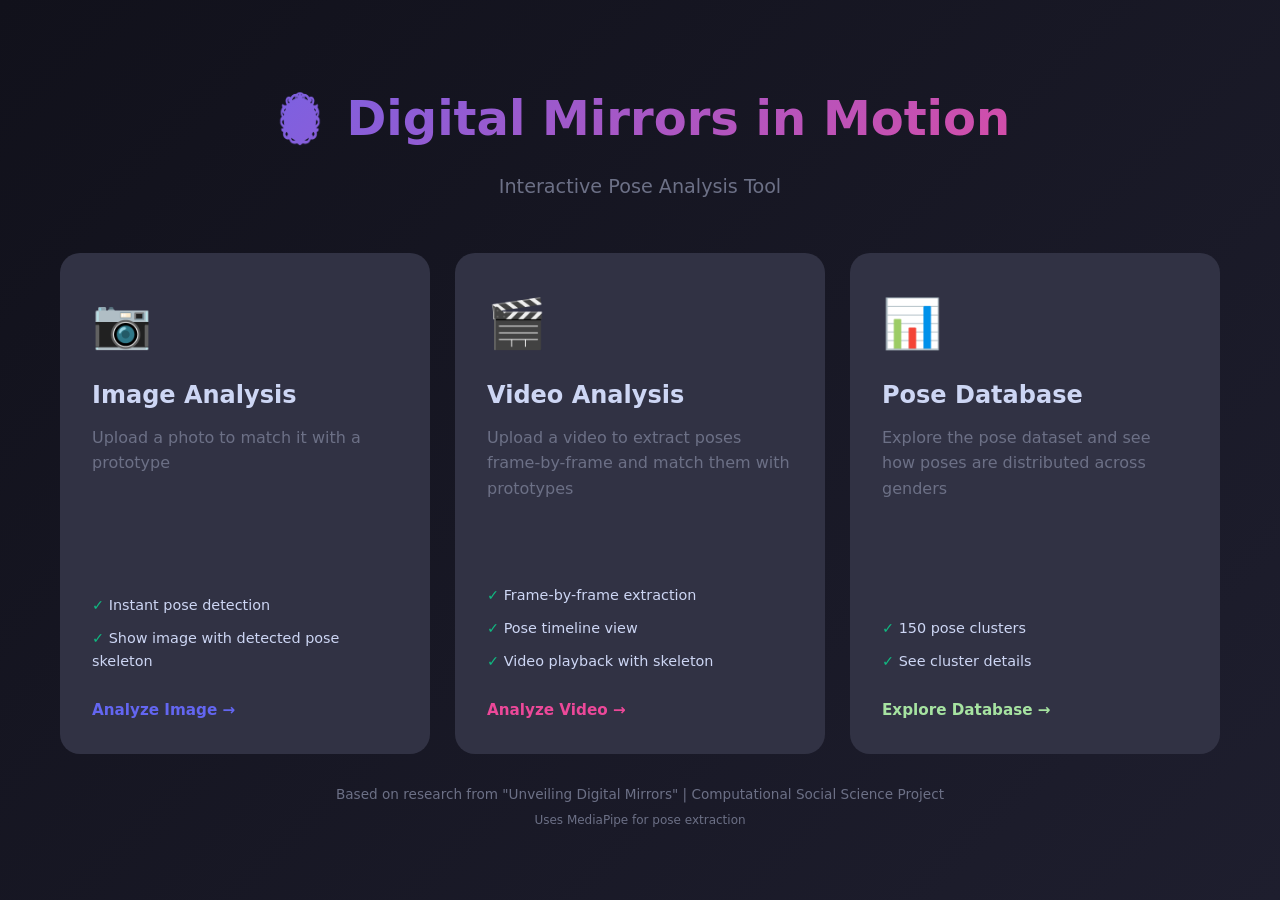
<file: frontend/index.html>
<!DOCTYPE html>
<!-- Landing page: links to Image, Video, and Pose Database tools -->
<html lang="en">
<head>
    <meta charset="UTF-8">
    <meta name="viewport" content="width=device-width, initial-scale=1.0">
    <title>Digital Mirrors in Motion - Pose Analysis Tool</title>
    <link rel="stylesheet" href="styles.css">
</head>
<body>
    <div class="landing-container">
        <header class="landing-header">
            <h1>🪞 Digital Mirrors in Motion</h1>
            <p class="subtitle">Interactive Pose Analysis Tool</p>
        </header>

        <div class="tool-cards">
            <a href="image.html" class="tool-card image-card">
                <div class="tool-icon">📷</div>
                <h2>Image Analysis</h2>
                <p>Upload a photo to match it with a prototype</p>
                <ul class="tool-features">
                    <li>Instant pose detection</li>
                    <li>Show image with detected pose skeleton</li>
                </ul>
                <span class="tool-cta">Analyze Image →</span>
            </a>

            <a href="video.html" class="tool-card video-card">
                <div class="tool-icon">🎬</div>
                <h2>Video Analysis</h2>
                <p>Upload a video to extract poses frame-by-frame and match them with prototypes</p>
                <ul class="tool-features">
                    <li>Frame-by-frame extraction</li>
                    <li>Pose timeline view</li>
                    <li>Video playback with skeleton</li>
                </ul>
                <span class="tool-cta">Analyze Video →</span>
            </a>

            <a href="patterns.html" class="tool-card database-card">
                <div class="tool-icon">📊</div>
                <h2>Pose Database</h2>
                <p>Explore the pose dataset and see how poses are distributed across genders</p>
                <ul class="tool-features">
                    <li>150 pose clusters</li>
                    <li>See cluster details</li>
                </ul>
                <span class="tool-cta">Explore Database →</span>
            </a>
        </div>

        <footer class="landing-footer">
            <p>Based on research from "Unveiling Digital Mirrors" | Computational Social Science Project</p>
            <p class="tech-note">Uses MediaPipe for pose extraction</p>
        </footer>
    </div>
</body>
</html>
</file>
<file: frontend/styles.css>
/* =============================================================================
   Digital Mirrors in Motion — Styles
   ============================================================================= */

:root {
    --primary: #6366f1;
    --primary-dark: #4f46e5;
    --secondary: #ec4899;
    --success: #10b981;
    --warning: #f59e0b;
    --danger: #ef4444;
    --dark: #1e1e2e;
    --darker: #11111b;
    --light: #cdd6f4;
    --muted: #6c7086;
    --surface: #313244;
    --surface-light: #45475a;

    /* Gender-associated colors (match pose-utils.js getGenderColor) */
    --male-color: #89b4fa;
    --female-color: #f5c2e7;
    --neutral-color: #a6e3a1;
}

* {
    margin: 0;
    padding: 0;
    box-sizing: border-box;
}

body {
    font-family: 'Segoe UI', system-ui, -apple-system, sans-serif;
    background: linear-gradient(135deg, var(--darker) 0%, var(--dark) 100%);
    color: var(--light);
    min-height: 100vh;
    line-height: 1.6;
}

/* =============================================================================
   LANDING PAGE
   ============================================================================= */

.landing-container {
    max-width: 1200px;
    margin: 0 auto;
    padding: 40px 20px;
    min-height: 100vh;
    display: flex;
    flex-direction: column;
}

.landing-header {
    text-align: center;
    padding: 40px 0 50px;
}

.landing-header h1 {
    font-size: 3rem;
    background: linear-gradient(135deg, var(--primary) 0%, var(--secondary) 100%);
    -webkit-background-clip: text;
    -webkit-text-fill-color: transparent;
    background-clip: text;
    margin-bottom: 15px;
}

.landing-header .subtitle {
    color: var(--muted);
    font-size: 1.2rem;
}

.tool-cards {
    display: grid;
    grid-template-columns: repeat(auto-fit, minmax(300px, 1fr));
    gap: 25px;
    flex: 1;
}

.tool-card {
    background: var(--surface);
    border-radius: 20px;
    padding: 30px;
    text-decoration: none;
    color: var(--light);
    transition: all 0.3s;
    display: flex;
    flex-direction: column;
    border: 2px solid transparent;
}

.tool-card:hover {
    transform: translateY(-5px);
    box-shadow: 0 20px 40px rgba(0, 0, 0, 0.3);
}

.tool-card.image-card:hover {
    border-color: var(--primary);
}

.tool-card.video-card:hover {
    border-color: var(--secondary);
}

.tool-card.database-card:hover {
    border-color: var(--neutral-color);
}

.tool-icon {
    font-size: 3rem;
    margin-bottom: 15px;
}

.tool-card h2 {
    font-size: 1.5rem;
    margin-bottom: 10px;
}

.tool-card p {
    color: var(--muted);
    margin-bottom: 20px;
    flex: 1;
}

.tool-features {
    list-style: none;
    margin-bottom: 20px;
}

.tool-features li {
    padding: 5px 0;
    color: var(--light);
    font-size: 0.9rem;
}

.tool-features li::before {
    content: "✓ ";
    color: var(--success);
}

.tool-cta {
    color: var(--primary);
    font-weight: 600;
    font-size: 0.95rem;
}

.tool-card.video-card .tool-cta {
    color: var(--secondary);
}

.tool-card.database-card .tool-cta {
    color: var(--neutral-color);
}

.landing-footer {
    text-align: center;
    padding: 30px 0;
    color: var(--muted);
    font-size: 0.85rem;
}

.tech-note {
    margin-top: 5px;
    font-size: 0.75rem;
}

/* =============================================================================
   GLOBAL NAVIGATION
   ============================================================================= */

.global-nav {
    display: flex;
    justify-content: space-between;
    align-items: center;
    padding: 15px 20px;
    background: var(--surface);
    border-radius: 12px;
    margin-bottom: 20px;
}

.nav-home {
    color: var(--light);
    text-decoration: none;
    font-weight: 600;
    font-size: 1.1rem;
    transition: color 0.2s;
}

.nav-home:hover {
    color: var(--primary);
}

.nav-tools {
    display: flex;
    gap: 8px;
}

.nav-tool {
    padding: 8px 16px;
    border-radius: 8px;
    text-decoration: none;
    color: var(--muted);
    font-size: 0.9rem;
    font-weight: 500;
    transition: all 0.2s;
    background: transparent;
}

.nav-tool:hover {
    color: var(--light);
    background: var(--surface-light);
}

.nav-tool.active {
    color: var(--light);
    background: var(--primary);
}

.page-header {
    text-align: center;
    padding: 10px 0 25px;
}

.page-header h1 {
    font-size: 1.8rem;
    margin-bottom: 8px;
}

.page-subtitle {
    color: var(--muted);
    font-size: 1rem;
}

/* =============================================================================
   APP PAGES (IMAGE & VIDEO)
   ============================================================================= */

.app-container {
    max-width: 1400px;
    margin: 0 auto;
    padding: 20px;
}

/* Layout */
.image-layout,
.video-layout {
    display: grid;
    grid-template-columns: 550px 1fr;
    gap: 25px;
}

@media (max-width: 1024px) {

    .image-layout,
    .video-layout {
        grid-template-columns: 1fr;
    }
}

/* Panels */
.preview-panel,
.video-panel {
    background: var(--surface);
    border-radius: 16px;
    padding: 20px;
}

.analysis-panel {
    display: flex;
    flex-direction: column;
    gap: 20px;
}

/* Buttons */
.btn {
    padding: 10px 18px;
    border: none;
    border-radius: 8px;
    cursor: pointer;
    font-size: 0.9rem;
    font-weight: 500;
    transition: all 0.2s;
    background: var(--surface-light);
    color: var(--light);
}

.btn:hover:not(:disabled) {
    background: var(--primary);
    transform: translateY(-2px);
}

.btn:disabled {
    opacity: 0.5;
    cursor: not-allowed;
}

.btn-primary {
    background: var(--primary);
}

.btn-primary:hover:not(:disabled) {
    background: var(--primary-dark);
}

.btn-large {
    padding: 14px 28px;
    font-size: 1rem;
}

.btn-small {
    padding: 8px 14px;
    font-size: 0.8rem;
}

/* Upload Area */
.upload-area {
    display: flex;
    gap: 10px;
    margin-bottom: 15px;
}

.upload-placeholder {
    display: flex;
    justify-content: center;
    align-items: center;
    min-height: 400px;
    background: var(--darker);
    border-radius: 12px;
    border: 2px dashed var(--surface-light);
}

.placeholder-content {
    text-align: center;
    color: var(--muted);
}

.placeholder-icon {
    font-size: 4rem;
    display: block;
    margin-bottom: 15px;
}

.placeholder-hint {
    font-size: 0.85rem;
    margin-top: 8px;
    opacity: 0.7;
}

/* Preview Area */
.preview-area {
    display: flex;
    justify-content: center;
    align-items: center;
    background: var(--darker);
    border-radius: 12px;
    min-height: 400px;
}

/* Cards */
.card {
    background: var(--surface);
    border-radius: 16px;
    padding: 20px;
}

.card h2 {
    font-size: 1.1rem;
    margin-bottom: 15px;
    padding-bottom: 10px;
    border-bottom: 1px solid var(--surface-light);
}

.card-subtitle {
    font-size: 0.8rem;
    color: var(--muted);
    margin-top: -10px;
    margin-bottom: 15px;
}

.placeholder-text {
    color: var(--muted);
    font-style: italic;
    text-align: center;
    padding: 20px;
}

/* =============================================================================
   VIDEO PAGE SPECIFIC
   ============================================================================= */

/* Processing Section */
.processing-section {
    text-align: center;
    padding: 20px;
}

.processing-preview {
    background: var(--darker);
    border-radius: 12px;
    padding: 10px;
    margin-bottom: 20px;
    display: inline-block;
}

.processing-info {
    max-width: 400px;
    margin: 0 auto;
}

.processing-status {
    font-size: 1rem;
    margin-bottom: 15px;
    color: var(--light);
}

.processing-progress {
    display: flex;
    align-items: center;
    gap: 15px;
    margin-bottom: 15px;
}

.progress-bar-large {
    flex: 1;
    height: 12px;
    background: var(--surface-light);
    border-radius: 6px;
    overflow: hidden;
}

.progress-fill-large {
    height: 100%;
    background: linear-gradient(90deg, var(--primary), var(--secondary));
    border-radius: 6px;
    transition: width 0.3s;
}

/* Results Section */
.results-section {
    padding: 10px 0;
}

.video-player {
    background: var(--darker);
    border-radius: 12px;
    display: flex;
    justify-content: center;
    padding: 10px;
    margin-bottom: 15px;
}

.playback-controls {
    background: var(--darker);
    border-radius: 10px;
    padding: 15px;
    margin-bottom: 15px;
}

.playback-progress {
    display: flex;
    align-items: center;
    gap: 15px;
    margin-bottom: 12px;
}

.progress-bar {
    flex: 1;
    height: 8px;
    background: var(--surface-light);
    border-radius: 4px;
    overflow: hidden;
    cursor: pointer;
}

.progress-fill {
    height: 100%;
    background: linear-gradient(90deg, var(--primary), var(--secondary));
    border-radius: 4px;
    transition: width 0.1s;
    width: 0%;
}

.playback-buttons {
    display: flex;
    gap: 10px;
    justify-content: center;
}

/* Poses Gallery */
.poses-gallery {
    background: var(--darker);
    border-radius: 12px;
    padding: 15px;
}

.gallery-header {
    display: flex;
    justify-content: space-between;
    align-items: center;
    margin-bottom: 12px;
    flex-wrap: wrap;
    gap: 10px;
}

.gallery-header h3 {
    font-size: 1rem;
    color: var(--warning);
}

.gallery-nav {
    display: flex;
    align-items: center;
    gap: 10px;
}

.nav-hint {
    font-size: 0.7rem;
    color: var(--muted);
    background: var(--surface);
    padding: 4px 8px;
    border-radius: 4px;
}

.poses-container {
    display: flex;
    gap: 10px;
    overflow-x: auto;
    padding: 10px 0;
}

.pose-thumb {
    flex-shrink: 0;
    background: var(--surface);
    border-radius: 8px;
    padding: 8px;
    cursor: pointer;
    transition: all 0.2s;
    border: 2px solid transparent;
    text-align: center;
}

.pose-thumb:hover {
    border-color: var(--primary);
}

.pose-thumb.active {
    border-color: var(--warning);
    background: var(--surface-light);
}

.pose-thumb canvas,
.pose-thumb .pose-thumb-img {
    display: block;
    margin-bottom: 5px;
}

.pose-thumb-img img {
    display: block;
    width: 100px;
    height: 100px;
    object-fit: cover;
    border-radius: 4px;
}

.pose-time {
    display: block;
    font-size: 0.65rem;
    color: var(--muted);
}

.pose-cluster,
.pose-label {
    display: block;
    font-size: 0.7rem;
    font-weight: bold;
}

/* K selector */
.k-selector-row {
    display: flex;
    align-items: center;
    gap: 10px;
    margin-bottom: 16px;
    padding-bottom: 12px;
    border-bottom: 1px solid var(--surface-light);
}

.k-selector-row label {
    font-size: 0.9rem;
    color: var(--muted);
}

.k-selector-row select {
    padding: 6px 12px;
    border-radius: 8px;
    background: var(--surface-light);
    color: var(--light);
    border: 1px solid var(--surface);
    font-size: 0.9rem;
    cursor: pointer;
}

.match-sections {
    display: flex;
    flex-direction: column;
    gap: 16px;
}

.match-section {
    padding: 12px;
    background: var(--surface);
    border-radius: 10px;
    font-size: 0.9rem;
}

.match-section-title {
    font-size: 0.85rem;
    font-weight: 600;
    color: var(--muted);
    margin-bottom: 8px;
}

.match-section .result-label {
    font-size: 1rem;
    font-weight: 600;
    margin-bottom: 8px;
}

.match-section .result-bars {
    margin: 8px 0;
}

.match-section .result-bar {
    display: flex;
    justify-content: space-between;
    font-size: 0.8rem;
    margin-bottom: 4px;
}

.match-section .bar-track {
    display: flex;
    height: 8px;
    background: var(--surface-light);
    border-radius: 4px;
    overflow: hidden;
    margin-bottom: 8px;
}

.match-section .bar-segment.male {
    background: var(--male-color);
}

.match-section .bar-segment.female {
    background: var(--female-color);
}

.match-section .result-explanation {
    font-size: 0.75rem;
    color: var(--muted);
    margin-top: 6px;
    line-height: 1.4;
}

/* How it works */
.how-it-works h4 {
    font-size: 0.95rem;
    margin-bottom: 10px;
}

.how-it-works ol {
    margin: 0;
    padding-left: 20px;
    font-size: 0.85rem;
    color: var(--muted);
    line-height: 1.7;
}

.how-it-works li {
    margin-bottom: 6px;
}

/* Matched categories grid */
.matched-categories {
    margin-top: 16px;
    padding-top: 12px;
    border-top: 1px solid var(--surface-light);
}

.matched-categories h4 {
    font-size: 0.85rem;
    margin-bottom: 10px;
    color: var(--muted);
}

.match-grid {
    display: grid;
    grid-template-columns: repeat(5, 1fr);
    gap: 8px;
}

.match-card {
    background: var(--surface-light);
    border-radius: 8px;
    padding: 6px;
    text-align: center;
}

.match-card canvas {
    display: block;
    margin: 0 auto 6px;
    background: var(--dark);
    border-radius: 4px;
}

.match-info {
    display: flex;
    flex-direction: column;
    font-size: 0.7rem;
    gap: 2px;
}

.match-info span:first-child {
    font-weight: 600;
}

.match-sim {
    color: var(--primary) !important;
}

.match-stats {
    color: var(--muted);
    font-size: 0.65rem;
}

@media (max-width: 900px) {
    .match-grid {
        grid-template-columns: repeat(3, 1fr);
    }
}



/* =============================================================================
   CLUSTERS GRID
   ============================================================================= */

.clusters-grid {
    display: grid;
    grid-template-columns: repeat(3, 1fr);
    gap: 10px;
}

.cluster-card {
    background: var(--darker);
    border-radius: 8px;
    padding: 10px;
    border-left: 3px solid var(--primary);
    display: flex;
    flex-direction: column;
    align-items: center;
}

.cluster-card.mini {
    padding: 8px;
}

.cluster-card canvas {
    margin-bottom: 5px;
}

/* Drill-down popup (image + patterns) */
.popup-overlay {
    position: fixed;
    top: 0;
    left: 0;
    width: 100%;
    height: 100%;
    background: rgba(0, 0, 0, 0.8);
    z-index: 1000;
    display: flex;
    align-items: center;
    justify-content: center;
}

.popup-content {
    background: var(--dark);
    border-radius: 16px;
    padding: 25px;
    max-width: 650px;
    width: 90%;
    max-height: 90vh;
    overflow-y: auto;
}

.popup-header {
    display: flex;
    justify-content: space-between;
    align-items: center;
    margin-bottom: 20px;
}

.popup-close {
    background: none;
    border: none;
    color: var(--muted);
    font-size: 28px;
    cursor: pointer;
}

.popup-close:hover {
    color: var(--light);
}

.all-poses-grid {
    display: grid;
    grid-template-columns: repeat(auto-fill, minmax(100px, 1fr));
    gap: 12px;
}

.cluster-id {
    font-weight: bold;
}

.cluster-stats {
    color: var(--muted);
}

/* =============================================================================
   SCROLLBAR
   ============================================================================= */

::-webkit-scrollbar {
    width: 8px;
    height: 8px;
}

::-webkit-scrollbar-track {
    background: var(--darker);
    border-radius: 4px;
}

::-webkit-scrollbar-thumb {
    background: var(--surface-light);
    border-radius: 4px;
}

::-webkit-scrollbar-thumb:hover {
    background: var(--muted);
}

/* =============================================================================
   PATTERNS PAGE (Database)
   ============================================================================= */

.patterns-page {
    background: var(--dark);
    color: var(--light);
    margin: 0;
    padding: 20px;
    min-height: 100vh;
}

.patterns-page .container {
    max-width: 1400px;
    margin: 0 auto;
}

.patterns-page header {
    display: flex;
    justify-content: space-between;
    align-items: center;
    margin-bottom: 15px;
    padding-bottom: 20px;
    border-bottom: 1px solid var(--surface);
}

.patterns-page .header-left {
    flex: 1;
}

.patterns-page .home-link {
    color: var(--light);
    text-decoration: none;
    font-weight: 600;
    font-size: 1rem;
}

.patterns-page .home-link:hover {
    color: var(--primary);
}

.patterns-page h1 {
    margin: 0;
    color: #cba6f7;
    flex: 2;
    text-align: center;
}

.patterns-page .nav-links {
    flex: 1;
    text-align: right;
}

.patterns-page .nav-links a {
    color: var(--male-color);
    text-decoration: none;
    margin-left: 20px;
    padding: 8px 12px;
    border-radius: 6px;
    transition: all 0.2s;
}

.patterns-page .nav-links a:hover {
    color: var(--light);
    background: var(--surface);
}

.patterns-page .page-description {
    color: var(--muted);
    text-align: center;
    margin-bottom: 25px;
    font-size: 0.95rem;
}

.patterns-page .gender-selector {
    display: flex;
    gap: 15px;
    margin-bottom: 30px;
}

.patterns-page .gender-btn {
    padding: 15px 30px;
    border: 3px solid var(--surface);
    background: var(--dark);
    color: var(--light);
    border-radius: 12px;
    cursor: pointer;
    font-size: 16px;
    font-weight: bold;
    transition: all 0.3s;
    flex: 1;
    text-align: center;
}

.patterns-page .gender-btn:hover {
    border-color: var(--muted);
}

.patterns-page .gender-btn.active.male {
    border-color: var(--male-color);
    background: rgba(137, 180, 250, 0.1);
    color: var(--male-color);
}

.patterns-page .gender-btn.active.female {
    border-color: var(--female-color);
    background: rgba(245, 194, 231, 0.1);
    color: var(--female-color);
}

.patterns-page .gender-btn.active.neutral {
    border-color: #f9e2af;
    background: rgba(249, 226, 175, 0.1);
    color: #f9e2af;
}

.patterns-page .stats-panel {
    display: grid;
    grid-template-columns: repeat(4, 1fr);
    gap: 15px;
    margin-bottom: 30px;
}

.patterns-page .stat-card {
    background: var(--surface);
    padding: 20px;
    border-radius: 12px;
    text-align: center;
}

.patterns-page .stat-card .value {
    font-size: 32px;
    font-weight: bold;
    color: #cba6f7;
}

.patterns-page .stat-card .label {
    color: var(--muted);
    margin-top: 5px;
}

.patterns-page .section-title {
    font-size: 20px;
    margin: 30px 0 15px 0;
    color: #f9e2af;
}

.patterns-page .clusters-grid {
    display: grid;
    grid-template-columns: repeat(auto-fill, minmax(180px, 1fr));
    gap: 15px;
}

.patterns-page .cluster-card {
    background: var(--surface);
    border-radius: 12px;
    padding: 15px;
    cursor: pointer;
    transition: transform 0.2s, box-shadow 0.2s;
    text-align: center;
}

.patterns-page .cluster-card:hover {
    transform: translateY(-3px);
    box-shadow: 0 5px 20px rgba(0, 0, 0, 0.3);
}

.patterns-page .cluster-card canvas {
    background: var(--dark);
    border-radius: 8px;
    margin-bottom: 10px;
}

.patterns-page .cluster-card .cluster-id {
    font-weight: bold;
    font-size: 14px;
}

.patterns-page .cluster-card .cluster-stats {
    font-size: 10px;
    color: var(--muted);
    margin-top: 5px;
}

.patterns-page .percentage-bar {
    height: 6px;
    background: var(--dark);
    border-radius: 3px;
    margin-top: 8px;
    overflow: hidden;
}

.patterns-page .percentage-fill {
    height: 100%;
    border-radius: 3px;
}

.patterns-page .empty-state {
    text-align: center;
    padding: 60px;
    color: var(--muted);
}

.patterns-page .popup-overlay {
    position: fixed;
    top: 0;
    left: 0;
    width: 100%;
    height: 100%;
    background: rgba(0, 0, 0, 0.8);
    z-index: 1000;
    display: flex;
    align-items: center;
    justify-content: center;
}

.patterns-page .popup-content {
    background: var(--dark);
    border-radius: 16px;
    padding: 25px;
    max-width: 650px;
    width: 90%;
    max-height: 90vh;
    overflow-y: auto;
}

.patterns-page .popup-header {
    display: flex;
    justify-content: space-between;
    align-items: center;
    margin-bottom: 20px;
}

.patterns-page .popup-close {
    background: none;
    border: none;
    color: var(--muted);
    font-size: 28px;
    cursor: pointer;
}

.patterns-page .pose-examples {
    display: grid;
    grid-template-columns: repeat(4, 1fr);
    gap: 15px;
}

.patterns-page .pose-example {
    text-align: center;
}

.patterns-page .pose-example canvas {
    background: var(--surface);
    border-radius: 8px;
}

.patterns-page .pose-example.prototype canvas {
    border: 2px solid;
}

.patterns-page .info-note {
    background: var(--surface);
    padding: 15px;
    border-radius: 8px;
    margin-bottom: 20px;
    border-left: 4px solid;
}

.patterns-page .info-note.male {
    border-color: var(--male-color);
}

.patterns-page .info-note.female {
    border-color: var(--female-color);
}

.patterns-page .info-note.neutral {
    border-color: #f9e2af;
}

/* =============================================================================
   TIMELINE CHART
   ============================================================================= */

.timeline-container {
    background: var(--darker);
    border-radius: 10px;
    padding: 12px;
    margin-top: 10px;
}

.timeline-container canvas {
    width: 100%;
    height: 150px;
    display: block;
}
</file>
